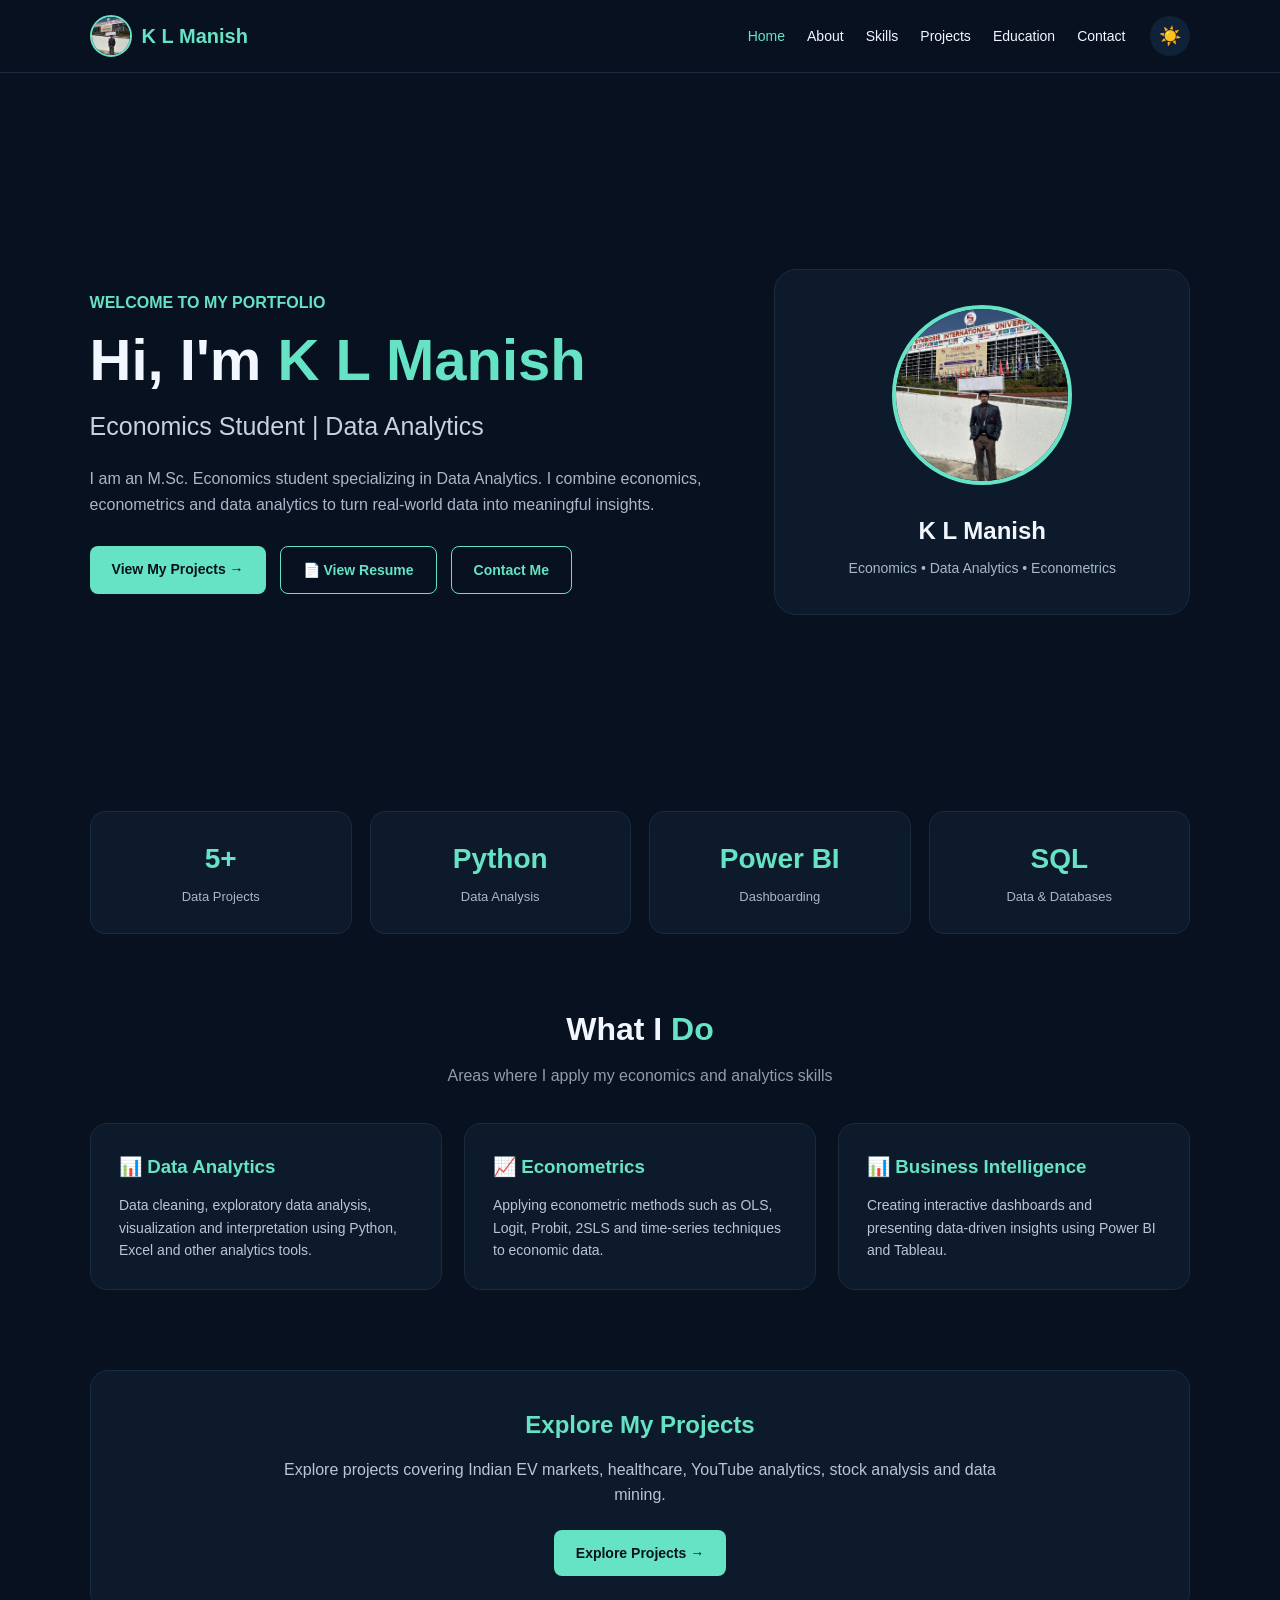
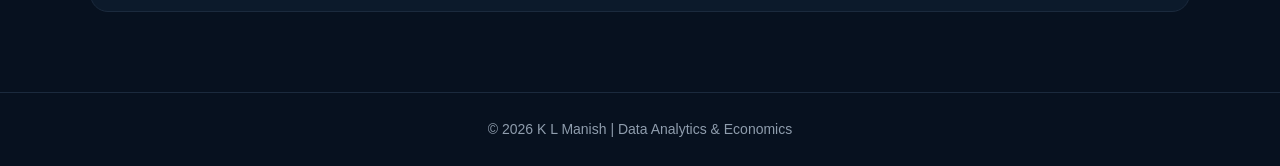
<file: index.html>
<!DOCTYPE html>
<html lang="en">
<head>
  <meta charset="UTF-8">
  <meta name="viewport" content="width=device-width, initial-scale=1.0">

  <title>K L Manish | Data Analytics Portfolio</title>

  <style>
    * {
      margin: 0;
      padding: 0;
      box-sizing: border-box;
      font-family: Arial, Helvetica, sans-serif;
    }

    html {
      scroll-behavior: smooth;
    }

    body {
      background: #07111f;
      color: #f2f7ff;
      line-height: 1.6;
      transition: 0.3s ease;
    }

    /* NAVBAR */
    nav {
      width: 100%;
      padding: 15px 7%;
      display: flex;
      justify-content: space-between;
      align-items: center;
      background: #07111f;
      border-bottom: 1px solid #1b2a3d;
      position: sticky;
      top: 0;
      z-index: 1000;
    }

    .logo {
      display: flex;
      align-items: center;
      gap: 10px;
      font-size: 20px;
      font-weight: bold;
      color: #66e3c4;
    }

    .logo img {
      width: 42px;
      height: 42px;
      border-radius: 50%;
      object-fit: cover;
      border: 2px solid #66e3c4;
    }

    .nav-right {
      display: flex;
      align-items: center;
      gap: 25px;
    }

    .nav-links {
      display: flex;
      gap: 22px;
      align-items: center;
    }

    .nav-links a {
      text-decoration: none;
      color: #f2f7ff;
      font-size: 14px;
      transition: 0.3s;
    }

    .nav-links a:hover {
      color: #66e3c4;
    }

    .nav-links .active {
      color: #66e3c4;
    }

    #themeToggle {
      border: none;
      background: #102238;
      color: white;
      width: 40px;
      height: 40px;
      border-radius: 50%;
      cursor: pointer;
      font-size: 18px;
    }

    /* HERO */
    .hero {
      min-height: 82vh;
      width: 86%;
      max-width: 1150px;
      margin: auto;
      display: grid;
      grid-template-columns: 1.2fr 0.8fr;
      align-items: center;
      gap: 60px;
      padding: 70px 0;
    }

    .hero-text .small-title {
      color: #66e3c4;
      font-size: 16px;
      font-weight: bold;
      margin-bottom: 12px;
    }

    .hero-text h1 {
      font-size: 58px;
      line-height: 1.1;
      margin-bottom: 15px;
    }

    .hero-text h1 span {
      color: #66e3c4;
    }

    .hero-text h2 {
      font-size: 25px;
      font-weight: normal;
      color: #c7d2df;
      margin-bottom: 20px;
    }

    .hero-text p {
      color: #a9b7c8;
      max-width: 650px;
      font-size: 16px;
      margin-bottom: 28px;
    }

    /* BUTTONS */
    .buttons {
      display: flex;
      gap: 14px;
      flex-wrap: wrap;
    }

    .btn {
      display: inline-block;
      padding: 12px 22px;
      border-radius: 8px;
      text-decoration: none;
      font-weight: bold;
      font-size: 14px;
      transition: 0.3s;
    }

    .primary-btn {
      background: #66e3c4;
      color: #07111f;
    }

    .secondary-btn {
      border: 1px solid #66e3c4;
      color: #66e3c4;
    }

    .btn:hover {
      transform: translateY(-3px);
    }

    /* PROFILE CARD */
    .profile-card {
      background: #0c1a2b;
      border: 1px solid #1b2a3d;
      border-radius: 22px;
      padding: 35px;
      text-align: center;
      transition: 0.3s;
    }

    .profile-card:hover {
      border-color: #66e3c4;
      transform: translateY(-5px);
    }

    .profile-card img {
      width: 180px;
      height: 180px;
      border-radius: 50%;
      object-fit: cover;
      border: 4px solid #66e3c4;
      margin-bottom: 20px;
    }

    .profile-card h2 {
      font-size: 24px;
      margin-bottom: 6px;
    }

    .profile-card p {
      color: #a9b7c8;
      font-size: 14px;
    }

    /* STATS */
    .stats {
      width: 86%;
      max-width: 1100px;
      margin: 0 auto 70px;
      display: grid;
      grid-template-columns: repeat(4, 1fr);
      gap: 18px;
    }

    .stat-card {
      background: #0c1a2b;
      border: 1px solid #1b2a3d;
      border-radius: 15px;
      padding: 25px;
      text-align: center;
    }

    .stat-card h2 {
      color: #66e3c4;
      font-size: 28px;
      margin-bottom: 5px;
    }

    .stat-card p {
      color: #a9b7c8;
      font-size: 13px;
    }

    /* WHAT I DO */
    .section {
      width: 86%;
      max-width: 1100px;
      margin: 0 auto 80px;
    }

    .section-title {
      text-align: center;
      margin-bottom: 35px;
    }

    .section-title h2 {
      font-size: 32px;
      margin-bottom: 8px;
    }

    .section-title span {
      color: #66e3c4;
    }

    .section-title p {
      color: #8f9dad;
    }

    .service-grid {
      display: grid;
      grid-template-columns: repeat(3, 1fr);
      gap: 22px;
    }

    .service-card {
      background: #0c1a2b;
      border: 1px solid #1b2a3d;
      border-radius: 17px;
      padding: 28px;
      transition: 0.3s;
    }

    .service-card:hover {
      transform: translateY(-6px);
      border-color: #66e3c4;
    }

    .service-card h3 {
      color: #66e3c4;
      margin-bottom: 12px;
    }

    .service-card p {
      color: #b9c6d5;
      font-size: 14px;
    }

    /* PROJECT PREVIEW */
    .project-preview {
      background: #0c1a2b;
      border: 1px solid #1b2a3d;
      border-radius: 18px;
      padding: 35px;
      text-align: center;
    }

    .project-preview h2 {
      color: #66e3c4;
      margin-bottom: 12px;
    }

    .project-preview p {
      color: #b9c6d5;
      max-width: 750px;
      margin: 0 auto 22px;
    }

    /* FOOTER */
    footer {
      text-align: center;
      padding: 25px;
      border-top: 1px solid #1b2a3d;
      color: #8f9dad;
      font-size: 14px;
    }

    /* LIGHT MODE */
    body.light-mode {
      background: #f4f7fb;
      color: #172033;
    }

    body.light-mode nav {
      background: #ffffff;
      border-color: #dfe5ec;
    }

    body.light-mode .nav-links a {
      color: #172033;
    }

    body.light-mode .nav-links a:hover,
    body.light-mode .nav-links .active {
      color: #159f82;
    }

    body.light-mode .logo {
      color: #159f82;
    }

    body.light-mode .logo img {
      border-color: #159f82;
    }

    body.light-mode #themeToggle {
      background: #e7edf3;
      color: #172033;
    }

    body.light-mode .hero-text h2 {
      color: #435064;
    }

    body.light-mode .hero-text p,
    body.light-mode .profile-card p,
    body.light-mode .stat-card p,
    body.light-mode .service-card p,
    body.light-mode .project-preview p {
      color: #536174;
    }

    body.light-mode .profile-card,
    body.light-mode .stat-card,
    body.light-mode .service-card,
    body.light-mode .project-preview {
      background: #ffffff;
      border-color: #dfe5ec;
    }

    body.light-mode .profile-card:hover,
    body.light-mode .service-card:hover {
      border-color: #159f82;
    }

    body.light-mode .primary-btn {
      background: #159f82;
      color: white;
    }

    body.light-mode .secondary-btn {
      border-color: #159f82;
      color: #159f82;
    }

    body.light-mode footer {
      border-color: #dfe5ec;
      color: #657083;
    }

    /* MOBILE */
    @media (max-width: 850px) {

      nav {
        padding: 14px 5%;
      }

      .nav-right {
        gap: 12px;
      }

      .nav-links {
        gap: 9px;
      }

      .nav-links a {
        font-size: 11px;
      }

      .logo span {
        display: none;
      }

      .logo img {
        width: 38px;
        height: 38px;
      }

      .hero {
        width: 90%;
        grid-template-columns: 1fr;
        text-align: center;
        gap: 40px;
        padding: 60px 0;
      }

      .hero-text p {
        margin-left: auto;
        margin-right: auto;
      }

      .buttons {
        justify-content: center;
      }

      .hero-text h1 {
        font-size: 42px;
      }

      .stats {
        width: 90%;
        grid-template-columns: repeat(2, 1fr);
      }

      .section {
        width: 90%;
      }

      .service-grid {
        grid-template-columns: 1fr;
      }
    }
  </style>
</head>

<body>

  <!-- NAVBAR -->
  <nav>

    <div class="logo">
      <img src="assets/profile.jpg" alt="K L Manish">
      <span>K L Manish</span>
    </div>

    <div class="nav-right">

      <div class="nav-links">
        <a href="index.html" class="active">Home</a>
        <a href="about.html">About</a>
        <a href="skills.html">Skills</a>
        <a href="projects.html">Projects</a>
        <a href="education.html">Education</a>
        <a href="contact.html">Contact</a>
      </div>

      <button id="themeToggle" onclick="toggleTheme()">☀️</button>

    </div>

  </nav>


  <!-- HERO -->
  <section class="hero">

    <div class="hero-text">

      <div class="small-title">
        WELCOME TO MY PORTFOLIO
      </div>

      <h1>
        Hi, I'm <span>K L Manish</span>
      </h1>

      <h2>
        Economics Student | Data Analytics
      </h2>

      <p>
        I am an M.Sc. Economics student specializing in Data Analytics.
        I combine economics, econometrics and data analytics to turn
        real-world data into meaningful insights.
      </p>

      <div class="buttons">

        <a href="projects.html" class="btn primary-btn">
          View My Projects →
        </a>

        <a href="assets/resume.pdf" target="_blank" class="btn secondary-btn">
          📄 View Resume
        </a>

        <a href="contact.html" class="btn secondary-btn">
          Contact Me
        </a>

      </div>

    </div>


    <!-- PROFILE -->
    <div class="profile-card">

      <img src="assets/profile.jpg" alt="K L Manish">

      <h2>K L Manish</h2>

      <p>
        Economics • Data Analytics • Econometrics
      </p>

    </div>

  </section>


  <!-- STATS -->
  <section class="stats">

    <div class="stat-card">
      <h2>5+</h2>
      <p>Data Projects</p>
    </div>

    <div class="stat-card">
      <h2>Python</h2>
      <p>Data Analysis</p>
    </div>

    <div class="stat-card">
      <h2>Power BI</h2>
      <p>Dashboarding</p>
    </div>

    <div class="stat-card">
      <h2>SQL</h2>
      <p>Data & Databases</p>
    </div>

  </section>


  <!-- WHAT I DO -->
  <section class="section">

    <div class="section-title">

      <h2>What I <span>Do</span></h2>

      <p>
        Areas where I apply my economics and analytics skills
      </p>

    </div>


    <div class="service-grid">

      <div class="service-card">

        <h3>📊 Data Analytics</h3>

        <p>
          Data cleaning, exploratory data analysis, visualization
          and interpretation using Python, Excel and other analytics tools.
        </p>

      </div>


      <div class="service-card">

        <h3>📈 Econometrics</h3>

        <p>
          Applying econometric methods such as OLS, Logit, Probit,
          2SLS and time-series techniques to economic data.
        </p>

      </div>


      <div class="service-card">

        <h3>📊 Business Intelligence</h3>

        <p>
          Creating interactive dashboards and presenting data-driven
          insights using Power BI and Tableau.
        </p>

      </div>

    </div>

  </section>


  <!-- PROJECT PREVIEW -->
  <section class="section">

    <div class="project-preview">

      <h2>Explore My Projects</h2>

      <p>
        Explore projects covering Indian EV markets, healthcare,
        YouTube analytics, stock analysis and data mining.
      </p>

      <a href="projects.html" class="btn primary-btn">
        Explore Projects →
      </a>

    </div>

  </section>


  <!-- FOOTER -->
  <footer>
    © 2026 K L Manish | Data Analytics & Economics
  </footer>


  <!-- THEME SCRIPT -->
  <script>

    const themeToggle = document.getElementById("themeToggle");

    function applyTheme(theme) {

      if (theme === "light") {
        document.body.classList.add("light-mode");
        themeToggle.textContent = "🌙";
      } else {
        document.body.classList.remove("light-mode");
        themeToggle.textContent = "☀️";
      }

    }

    function toggleTheme() {

      const currentTheme =
        localStorage.getItem("theme") || "dark";

      const newTheme =
        currentTheme === "dark" ? "light" : "dark";

      localStorage.setItem("theme", newTheme);

      applyTheme(newTheme);

    }

    const savedTheme =
      localStorage.getItem("theme") || "dark";

    applyTheme(savedTheme);

  </script>

</body>
</html>
</file>
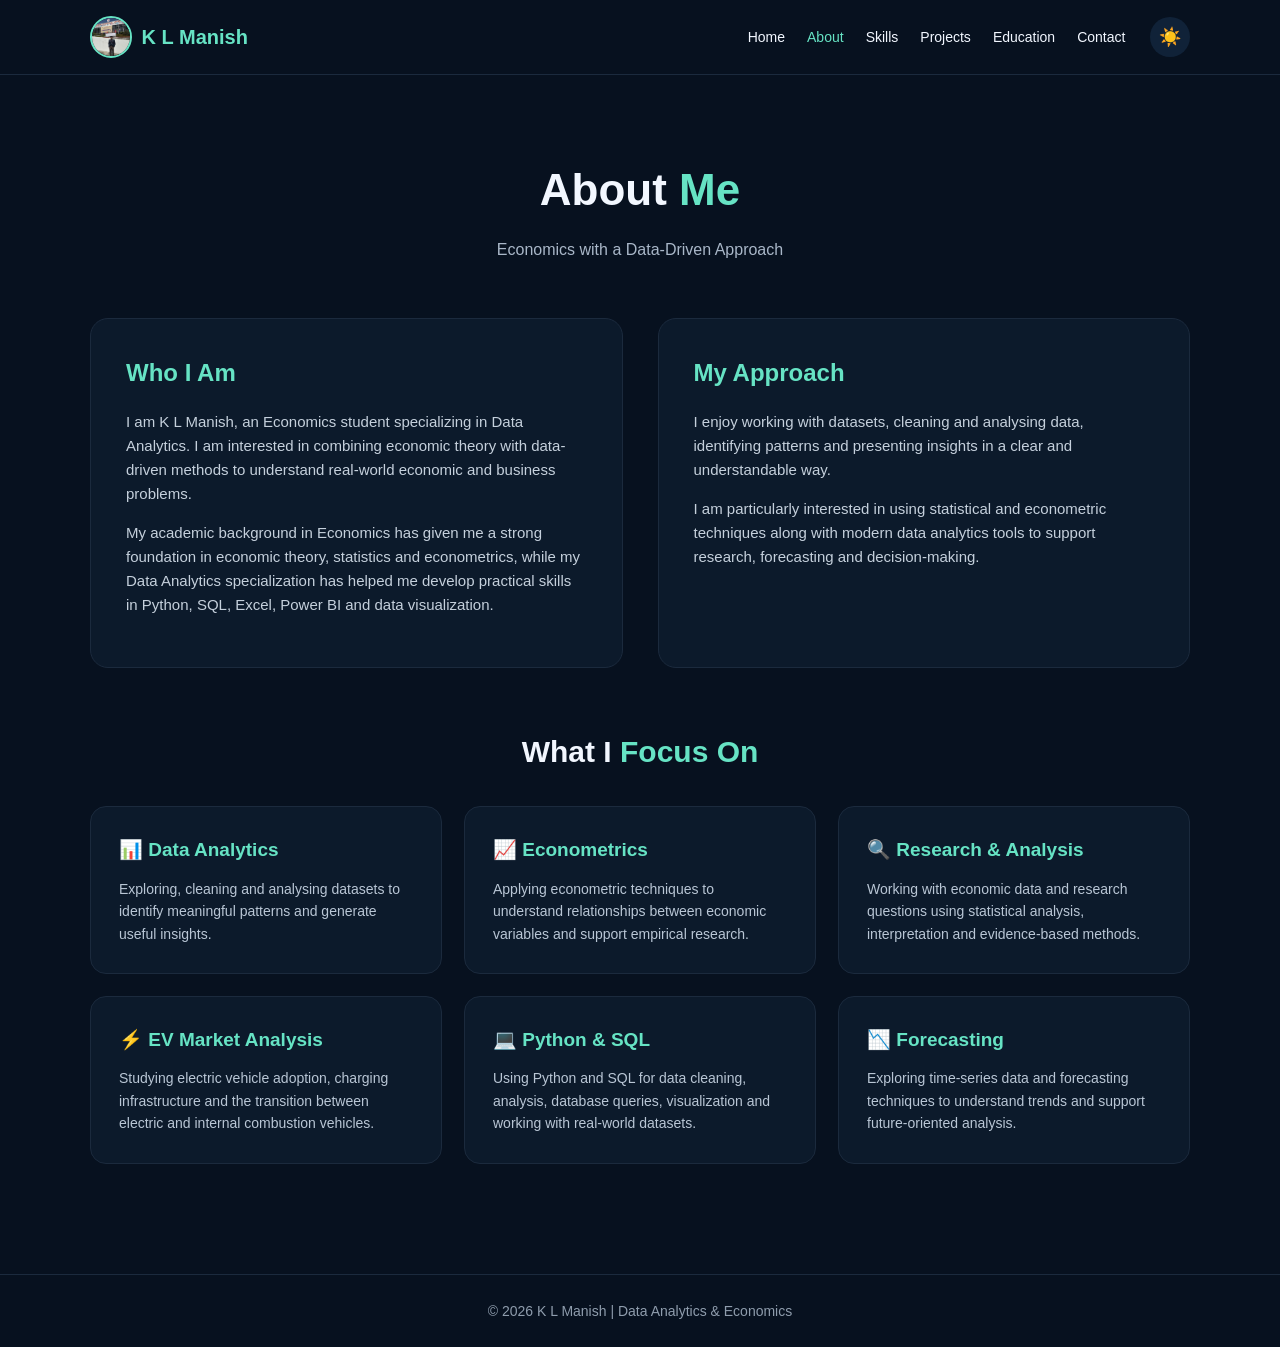
<file: about.html>
<!DOCTYPE html>
<html lang="en">
<head>
  <meta charset="UTF-8">
  <meta name="viewport" content="width=device-width, initial-scale=1.0">

  <title>About | K L Manish</title>

  <style>
    * {
      margin: 0;
      padding: 0;
      box-sizing: border-box;
      font-family: Arial, Helvetica, sans-serif;
    }

    body {
      background: #07111f;
      color: #f2f7ff;
      line-height: 1.6;
      transition: 0.3s ease;
    }

    /* NAVBAR */
    nav {
      width: 100%;
      padding: 16px 7%;
      display: flex;
      justify-content: space-between;
      align-items: center;
      background: #07111f;
      border-bottom: 1px solid #1b2a3d;
      position: sticky;
      top: 0;
      z-index: 1000;
      transition: 0.3s ease;
    }

    .logo {
      display: flex;
      align-items: center;
      gap: 10px;
      font-size: 20px;
      font-weight: bold;
      color: #66e3c4;
    }

    .logo img {
      width: 42px;
      height: 42px;
      border-radius: 50%;
      object-fit: cover;
      border: 2px solid #66e3c4;
    }

    .nav-right {
      display: flex;
      align-items: center;
      gap: 25px;
    }

    .nav-links {
      display: flex;
      gap: 22px;
      align-items: center;
    }

    .nav-links a {
      text-decoration: none;
      color: #f2f7ff;
      font-size: 14px;
      transition: 0.3s;
    }

    .nav-links a:hover {
      color: #66e3c4;
    }

    .nav-links .active {
      color: #66e3c4;
    }

    /* THEME BUTTON */
    #themeToggle {
      border: none;
      background: #102238;
      color: #ffffff;
      width: 40px;
      height: 40px;
      border-radius: 50%;
      cursor: pointer;
      font-size: 18px;
      transition: 0.3s;
    }

    #themeToggle:hover {
      transform: scale(1.08);
    }

    /* MAIN */
    .container {
      width: 86%;
      max-width: 1100px;
      margin: auto;
      padding: 80px 0;
    }

    .page-title {
      text-align: center;
      margin-bottom: 55px;
    }

    .page-title h1 {
      font-size: 44px;
      margin-bottom: 12px;
    }

    .page-title span {
      color: #66e3c4;
    }

    .page-title p {
      color: #a9b7c8;
      font-size: 16px;
    }

    /* ABOUT */
    .about-section {
      display: grid;
      grid-template-columns: 1fr 1fr;
      gap: 35px;
      margin-bottom: 60px;
    }

    .about-card {
      background: #0c1a2b;
      padding: 35px;
      border-radius: 18px;
      border: 1px solid #1b2a3d;
      transition: 0.3s ease;
    }

    .about-card:hover {
      transform: translateY(-5px);
      border-color: #66e3c4;
    }

    .about-card h2 {
      color: #66e3c4;
      margin-bottom: 18px;
      font-size: 24px;
    }

    .about-card p {
      color: #c5d0dc;
      font-size: 15px;
      margin-bottom: 15px;
    }

    /* FOCUS */
    .focus-section {
      margin-top: 20px;
    }

    .focus-section h2 {
      text-align: center;
      font-size: 30px;
      margin-bottom: 30px;
    }

    .focus-grid {
      display: grid;
      grid-template-columns: repeat(3, 1fr);
      gap: 22px;
    }

    .focus-card {
      background: #0c1a2b;
      padding: 28px;
      border-radius: 16px;
      border: 1px solid #1b2a3d;
      transition: 0.3s ease;
    }

    .focus-card:hover {
      transform: translateY(-5px);
      border-color: #66e3c4;
    }

    .focus-card h3 {
      color: #66e3c4;
      margin-bottom: 12px;
      font-size: 19px;
    }

    .focus-card p {
      color: #b9c6d5;
      font-size: 14px;
    }

    /* FOOTER */
    footer {
      text-align: center;
      padding: 25px;
      margin-top: 30px;
      border-top: 1px solid #1b2a3d;
      color: #8f9dad;
      font-size: 14px;
    }

    /* LIGHT MODE */
    body.light-mode {
      background: #f4f7fb;
      color: #172033;
    }

    body.light-mode nav {
      background: #ffffff;
      border-bottom: 1px solid #dfe5ec;
    }

    body.light-mode .nav-links a {
      color: #172033;
    }

    body.light-mode .nav-links a:hover,
    body.light-mode .nav-links .active {
      color: #159f82;
    }

    body.light-mode .logo {
      color: #159f82;
    }

    body.light-mode .logo img {
      border-color: #159f82;
    }

    body.light-mode #themeToggle {
      background: #e7edf3;
      color: #172033;
    }

    body.light-mode .page-title p {
      color: #657083;
    }

    body.light-mode .about-card,
    body.light-mode .focus-card {
      background: #ffffff;
      border-color: #dfe5ec;
    }

    body.light-mode .about-card:hover,
    body.light-mode .focus-card:hover {
      border-color: #159f82;
    }

    body.light-mode .about-card h2,
    body.light-mode .focus-card h3 {
      color: #159f82;
    }

    body.light-mode .about-card p,
    body.light-mode .focus-card p {
      color: #536174;
    }

    body.light-mode footer {
      border-color: #dfe5ec;
      color: #657083;
    }

    /* MOBILE */
    @media (max-width: 800px) {

      nav {
        padding: 14px 5%;
      }

      .nav-right {
        gap: 12px;
      }

      .nav-links {
        gap: 10px;
      }

      .nav-links a {
        font-size: 12px;
      }

      .logo span {
        display: none;
      }

      .logo img {
        width: 38px;
        height: 38px;
      }

      .container {
        width: 90%;
        padding: 55px 0;
      }

      .page-title h1 {
        font-size: 34px;
      }

      .about-section {
        grid-template-columns: 1fr;
      }

      .focus-grid {
        grid-template-columns: 1fr;
      }
    }
  </style>
</head>

<body>

  <!-- NAVBAR -->
  <nav>

    <div class="logo">
      <img src="assets/profile.jpg" alt="K L Manish">
      <span>K L Manish</span>
    </div>

    <div class="nav-right">

      <div class="nav-links">
        <a href="index.html">Home</a>
        <a href="about.html" class="active">About</a>
        <a href="skills.html">Skills</a>
        <a href="projects.html">Projects</a>
        <a href="education.html">Education</a>
        <a href="contact.html">Contact</a>
      </div>

      <button id="themeToggle" onclick="toggleTheme()">☀️</button>

    </div>

  </nav>


  <!-- MAIN CONTENT -->
  <main class="container">

    <div class="page-title">
      <h1>About <span>Me</span></h1>
      <p>Economics with a Data-Driven Approach</p>
    </div>


    <!-- ABOUT CARDS -->
    <section class="about-section">

      <div class="about-card">
        <h2>Who I Am</h2>

        <p>
          I am K L Manish, an Economics student specializing in Data Analytics.
          I am interested in combining economic theory with data-driven methods
          to understand real-world economic and business problems.
        </p>

        <p>
          My academic background in Economics has given me a strong foundation
          in economic theory, statistics and econometrics, while my Data Analytics
          specialization has helped me develop practical skills in Python, SQL,
          Excel, Power BI and data visualization.
        </p>

      </div>


      <div class="about-card">
        <h2>My Approach</h2>

        <p>
          I enjoy working with datasets, cleaning and analysing data, identifying
          patterns and presenting insights in a clear and understandable way.
        </p>

        <p>
          I am particularly interested in using statistical and econometric
          techniques along with modern data analytics tools to support
          research, forecasting and decision-making.
        </p>

      </div>

    </section>


    <!-- FOCUS -->
    <section class="focus-section">

      <h2>What I <span style="color:#66e3c4;">Focus On</span></h2>

      <div class="focus-grid">

        <div class="focus-card">
          <h3>📊 Data Analytics</h3>
          <p>
            Exploring, cleaning and analysing datasets to identify meaningful
            patterns and generate useful insights.
          </p>
        </div>


        <div class="focus-card">
          <h3>📈 Econometrics</h3>
          <p>
            Applying econometric techniques to understand relationships between
            economic variables and support empirical research.
          </p>
        </div>


        <div class="focus-card">
          <h3>🔍 Research & Analysis</h3>
          <p>
            Working with economic data and research questions using statistical
            analysis, interpretation and evidence-based methods.
          </p>
        </div>


        <div class="focus-card">
          <h3>⚡ EV Market Analysis</h3>
          <p>
            Studying electric vehicle adoption, charging infrastructure and
            the transition between electric and internal combustion vehicles.
          </p>
        </div>


        <div class="focus-card">
          <h3>💻 Python & SQL</h3>
          <p>
            Using Python and SQL for data cleaning, analysis, database queries,
            visualization and working with real-world datasets.
          </p>
        </div>


        <div class="focus-card">
          <h3>📉 Forecasting</h3>
          <p>
            Exploring time-series data and forecasting techniques to understand
            trends and support future-oriented analysis.
          </p>
        </div>

      </div>

    </section>

  </main>


  <!-- FOOTER -->
  <footer>
    © 2026 K L Manish | Data Analytics & Economics
  </footer>


  <!-- THEME SCRIPT -->
  <script>

    const themeToggle = document.getElementById("themeToggle");

    function applyTheme(theme) {

      if (theme === "light") {

        document.body.classList.add("light-mode");

        themeToggle.textContent = "🌙";

      } else {

        document.body.classList.remove("light-mode");

        themeToggle.textContent = "☀️";

      }

    }


    function toggleTheme() {

      const currentTheme =
        localStorage.getItem("theme") || "dark";

      const newTheme =
        currentTheme === "dark" ? "light" : "dark";

      localStorage.setItem("theme", newTheme);

      applyTheme(newTheme);

    }


    const savedTheme =
      localStorage.getItem("theme") || "dark";

    applyTheme(savedTheme);

  </script>

</body>
</html>
</file>
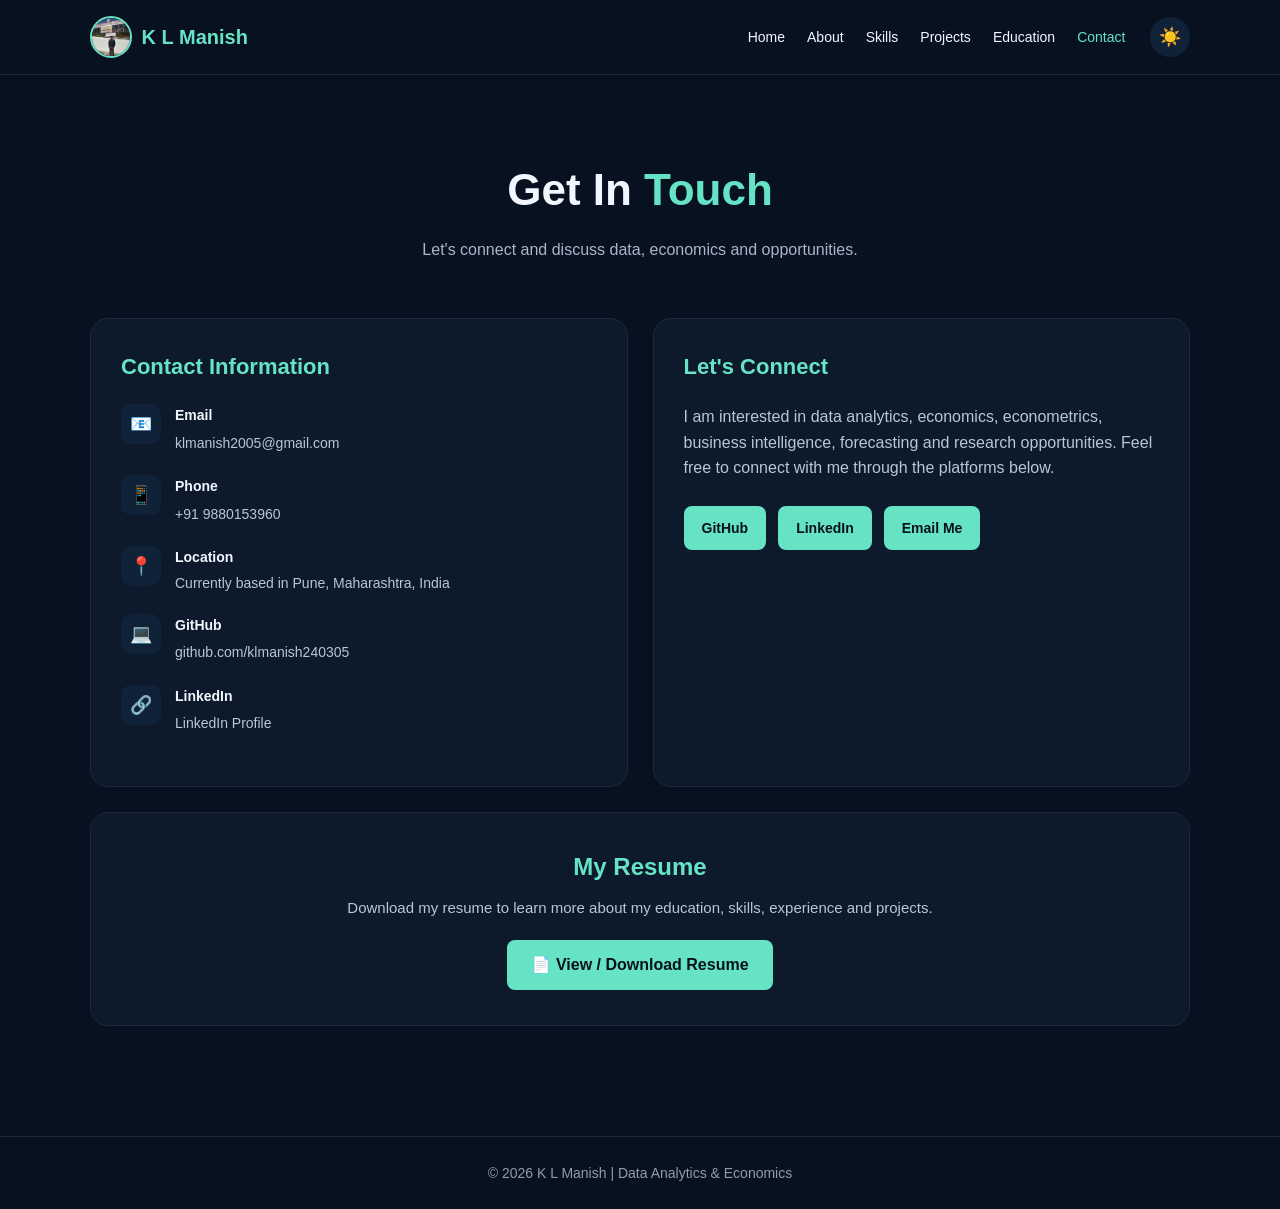
<file: contact.html>
<!DOCTYPE html>
<html lang="en">
<head>
  <meta charset="UTF-8">
  <meta name="viewport" content="width=device-width, initial-scale=1.0">

  <title>Contact | K L Manish</title>

  <style>
    * {
      margin: 0;
      padding: 0;
      box-sizing: border-box;
      font-family: Arial, Helvetica, sans-serif;
    }

    body {
      background: #07111f;
      color: #f2f7ff;
      line-height: 1.6;
      transition: 0.3s ease;
    }

    /* NAVBAR */
    nav {
      width: 100%;
      padding: 16px 7%;
      display: flex;
      justify-content: space-between;
      align-items: center;
      background: #07111f;
      border-bottom: 1px solid #1b2a3d;
      position: sticky;
      top: 0;
      z-index: 1000;
      transition: 0.3s ease;
    }

    .logo {
      display: flex;
      align-items: center;
      gap: 10px;
      font-size: 20px;
      font-weight: bold;
      color: #66e3c4;
    }

    .logo img {
      width: 42px;
      height: 42px;
      border-radius: 50%;
      object-fit: cover;
      border: 2px solid #66e3c4;
    }

    .nav-right {
      display: flex;
      align-items: center;
      gap: 25px;
    }

    .nav-links {
      display: flex;
      gap: 22px;
      align-items: center;
    }

    .nav-links a {
      text-decoration: none;
      color: #f2f7ff;
      font-size: 14px;
      transition: 0.3s;
    }

    .nav-links a:hover {
      color: #66e3c4;
    }

    .nav-links .active {
      color: #66e3c4;
    }

    /* THEME BUTTON */
    #themeToggle {
      border: none;
      background: #102238;
      color: #ffffff;
      width: 40px;
      height: 40px;
      border-radius: 50%;
      cursor: pointer;
      font-size: 18px;
      transition: 0.3s;
    }

    #themeToggle:hover {
      transform: scale(1.08);
    }

    /* MAIN */
    .container {
      width: 86%;
      max-width: 1100px;
      margin: auto;
      padding: 80px 0;
    }

    .page-title {
      text-align: center;
      margin-bottom: 55px;
    }

    .page-title h1 {
      font-size: 44px;
      margin-bottom: 12px;
    }

    .page-title span {
      color: #66e3c4;
    }

    .page-title p {
      color: #a9b7c8;
      font-size: 16px;
    }

    /* CONTACT GRID */
    .contact-grid {
      display: grid;
      grid-template-columns: 1fr 1fr;
      gap: 25px;
    }

    .contact-card {
      background: #0c1a2b;
      border: 1px solid #1b2a3d;
      border-radius: 18px;
      padding: 30px;
      transition: 0.3s ease;
    }

    .contact-card:hover {
      transform: translateY(-5px);
      border-color: #66e3c4;
    }

    .contact-card h2 {
      color: #66e3c4;
      font-size: 22px;
      margin-bottom: 20px;
    }

    .contact-item {
      display: flex;
      align-items: flex-start;
      gap: 14px;
      margin-bottom: 20px;
    }

    .contact-icon {
      width: 40px;
      height: 40px;
      min-width: 40px;
      display: flex;
      align-items: center;
      justify-content: center;
      background: #102238;
      border-radius: 10px;
      font-size: 18px;
    }

    .contact-item h3 {
      font-size: 14px;
      margin-bottom: 3px;
    }

    .contact-item p,
    .contact-item a {
      color: #b9c6d5;
      font-size: 14px;
      text-decoration: none;
      word-break: break-word;
    }

    .contact-item a:hover {
      color: #66e3c4;
    }

    /* SOCIAL BUTTONS */
    .social-links {
      display: flex;
      flex-wrap: wrap;
      gap: 12px;
      margin-top: 10px;
    }

    .social-btn {
      display: inline-block;
      padding: 11px 18px;
      border-radius: 8px;
      background: #66e3c4;
      color: #07111f;
      text-decoration: none;
      font-weight: bold;
      font-size: 14px;
      transition: 0.3s ease;
    }

    .social-btn:hover {
      transform: translateY(-2px);
      opacity: 0.9;
    }

    /* RESUME */
    .resume-section {
      margin-top: 25px;
      text-align: center;
      background: #0c1a2b;
      border: 1px solid #1b2a3d;
      border-radius: 18px;
      padding: 35px;
    }

    .resume-section h2 {
      color: #66e3c4;
      margin-bottom: 10px;
    }

    .resume-section p {
      color: #b9c6d5;
      margin-bottom: 20px;
      font-size: 15px;
    }

    .resume-btn {
      display: inline-block;
      padding: 12px 24px;
      background: #66e3c4;
      color: #07111f;
      text-decoration: none;
      border-radius: 8px;
      font-weight: bold;
      transition: 0.3s ease;
    }

    .resume-btn:hover {
      transform: translateY(-2px);
      opacity: 0.9;
    }

    /* FOOTER */
    footer {
      text-align: center;
      padding: 25px;
      margin-top: 30px;
      border-top: 1px solid #1b2a3d;
      color: #8f9dad;
      font-size: 14px;
    }

    /* LIGHT MODE */
    body.light-mode {
      background: #f4f7fb;
      color: #172033;
    }

    body.light-mode nav {
      background: #ffffff;
      border-bottom: 1px solid #dfe5ec;
    }

    body.light-mode .nav-links a {
      color: #172033;
    }

    body.light-mode .nav-links a:hover,
    body.light-mode .nav-links .active {
      color: #159f82;
    }

    body.light-mode .logo {
      color: #159f82;
    }

    body.light-mode .logo img {
      border-color: #159f82;
    }

    body.light-mode #themeToggle {
      background: #e7edf3;
      color: #172033;
    }

    body.light-mode .page-title p {
      color: #657083;
    }

    body.light-mode .contact-card,
    body.light-mode .resume-section {
      background: #ffffff;
      border-color: #dfe5ec;
    }

    body.light-mode .contact-card:hover {
      border-color: #159f82;
    }

    body.light-mode .contact-card h2,
    body.light-mode .resume-section h2 {
      color: #159f82;
    }

    body.light-mode .contact-icon {
      background: #eef3f7;
    }

    body.light-mode .contact-item p,
    body.light-mode .contact-item a,
    body.light-mode .resume-section p {
      color: #536174;
    }

    body.light-mode .contact-item a:hover {
      color: #159f82;
    }

    body.light-mode .social-btn,
    body.light-mode .resume-btn {
      background: #159f82;
      color: #ffffff;
    }

    body.light-mode footer {
      border-color: #dfe5ec;
      color: #657083;
    }

    /* MOBILE */
    @media (max-width: 800px) {

      nav {
        padding: 14px 5%;
      }

      .nav-right {
        gap: 12px;
      }

      .nav-links {
        gap: 10px;
      }

      .nav-links a {
        font-size: 12px;
      }

      .logo span {
        display: none;
      }

      .logo img {
        width: 38px;
        height: 38px;
      }

      .container {
        width: 90%;
        padding: 55px 0;
      }

      .page-title h1 {
        font-size: 34px;
      }

      .contact-grid {
        grid-template-columns: 1fr;
      }
    }
  </style>
</head>

<body>

  <!-- NAVBAR -->
  <nav>

    <div class="logo">
      <img src="assets/profile.jpg" alt="K L Manish">
      <span>K L Manish</span>
    </div>

    <div class="nav-right">

      <div class="nav-links">
        <a href="index.html">Home</a>
        <a href="about.html">About</a>
        <a href="skills.html">Skills</a>
        <a href="projects.html">Projects</a>
        <a href="education.html">Education</a>
        <a href="contact.html" class="active">Contact</a>
      </div>

      <button id="themeToggle" onclick="toggleTheme()">☀️</button>

    </div>

  </nav>


  <!-- MAIN -->
  <main class="container">

    <div class="page-title">
      <h1>Get In <span>Touch</span></h1>
      <p>Let's connect and discuss data, economics and opportunities.</p>
    </div>


    <!-- CONTACT INFORMATION -->
    <section class="contact-grid">


      <!-- CONTACT DETAILS -->
      <div class="contact-card">

        <h2>Contact Information</h2>


        <div class="contact-item">

          <div class="contact-icon">
            📧
          </div>

          <div>
            <h3>Email</h3>
            <a href="mailto:klmanish2005@gmail.com">
              klmanish2005@gmail.com
            </a>
          </div>

        </div>


        <div class="contact-item">

          <div class="contact-icon">
            📱
          </div>

          <div>
            <h3>Phone</h3>
            <a href="tel:+919880153960">
              +91 9880153960
            </a>
          </div>

        </div>


        <div class="contact-item">

          <div class="contact-icon">
            📍
          </div>

          <div>
            <h3>Location</h3>
            <p>
              Currently based in Pune, Maharashtra, India
            </p>
          </div>

        </div>


        <div class="contact-item">

          <div class="contact-icon">
            💻
          </div>

          <div>
            <h3>GitHub</h3>
            <a
              href="https://github.com/klmanish240305"
              target="_blank">
              github.com/klmanish240305
            </a>
          </div>

        </div>


        <div class="contact-item">

          <div class="contact-icon">
            🔗
          </div>

          <div>
            <h3>LinkedIn</h3>
            <a
              href="https://www.linkedin.com/in/k-l-manish-9b29602b8/"
              target="_blank">
              LinkedIn Profile
            </a>
          </div>

        </div>

      </div>


      <!-- CONNECT -->
      <div class="contact-card">

        <h2>Let's Connect</h2>

        <p style="color:#b9c6d5; margin-bottom:25px;">
          I am interested in data analytics, economics, econometrics,
          business intelligence, forecasting and research opportunities.
          Feel free to connect with me through the platforms below.
        </p>


        <div class="social-links">

          <a
            href="https://github.com/klmanish240305"
            target="_blank"
            class="social-btn">
            GitHub
          </a>

          <a
            href="https://www.linkedin.com/in/k-l-manish-9b29602b8/"
            target="_blank"
            class="social-btn">
            LinkedIn
          </a>

          <a
            href="mailto:klmanish2005@gmail.com"
            class="social-btn">
            Email Me
          </a>

        </div>

      </div>

    </section>


    <!-- RESUME -->
    <section class="resume-section">

      <h2>My Resume</h2>

      <p>
        Download my resume to learn more about my education,
        skills, experience and projects.
      </p>

      <a
        href="assets/resume.pdf"
        target="_blank"
        class="resume-btn">
        📄 View / Download Resume
      </a>

    </section>

  </main>


  <!-- FOOTER -->
  <footer>
    © 2026 K L Manish | Data Analytics & Economics
  </footer>


  <!-- THEME SCRIPT -->
  <script>

    const themeToggle = document.getElementById("themeToggle");

    function applyTheme(theme) {

      if (theme === "light") {

        document.body.classList.add("light-mode");

        themeToggle.textContent = "🌙";

      } else {

        document.body.classList.remove("light-mode");

        themeToggle.textContent = "☀️";

      }

    }


    function toggleTheme() {

      const currentTheme =
        localStorage.getItem("theme") || "dark";

      const newTheme =
        currentTheme === "dark" ? "light" : "dark";

      localStorage.setItem("theme", newTheme);

      applyTheme(newTheme);

    }


    const savedTheme =
      localStorage.getItem("theme") || "dark";

    applyTheme(savedTheme);

  </script>

</body>
</html>
</file>
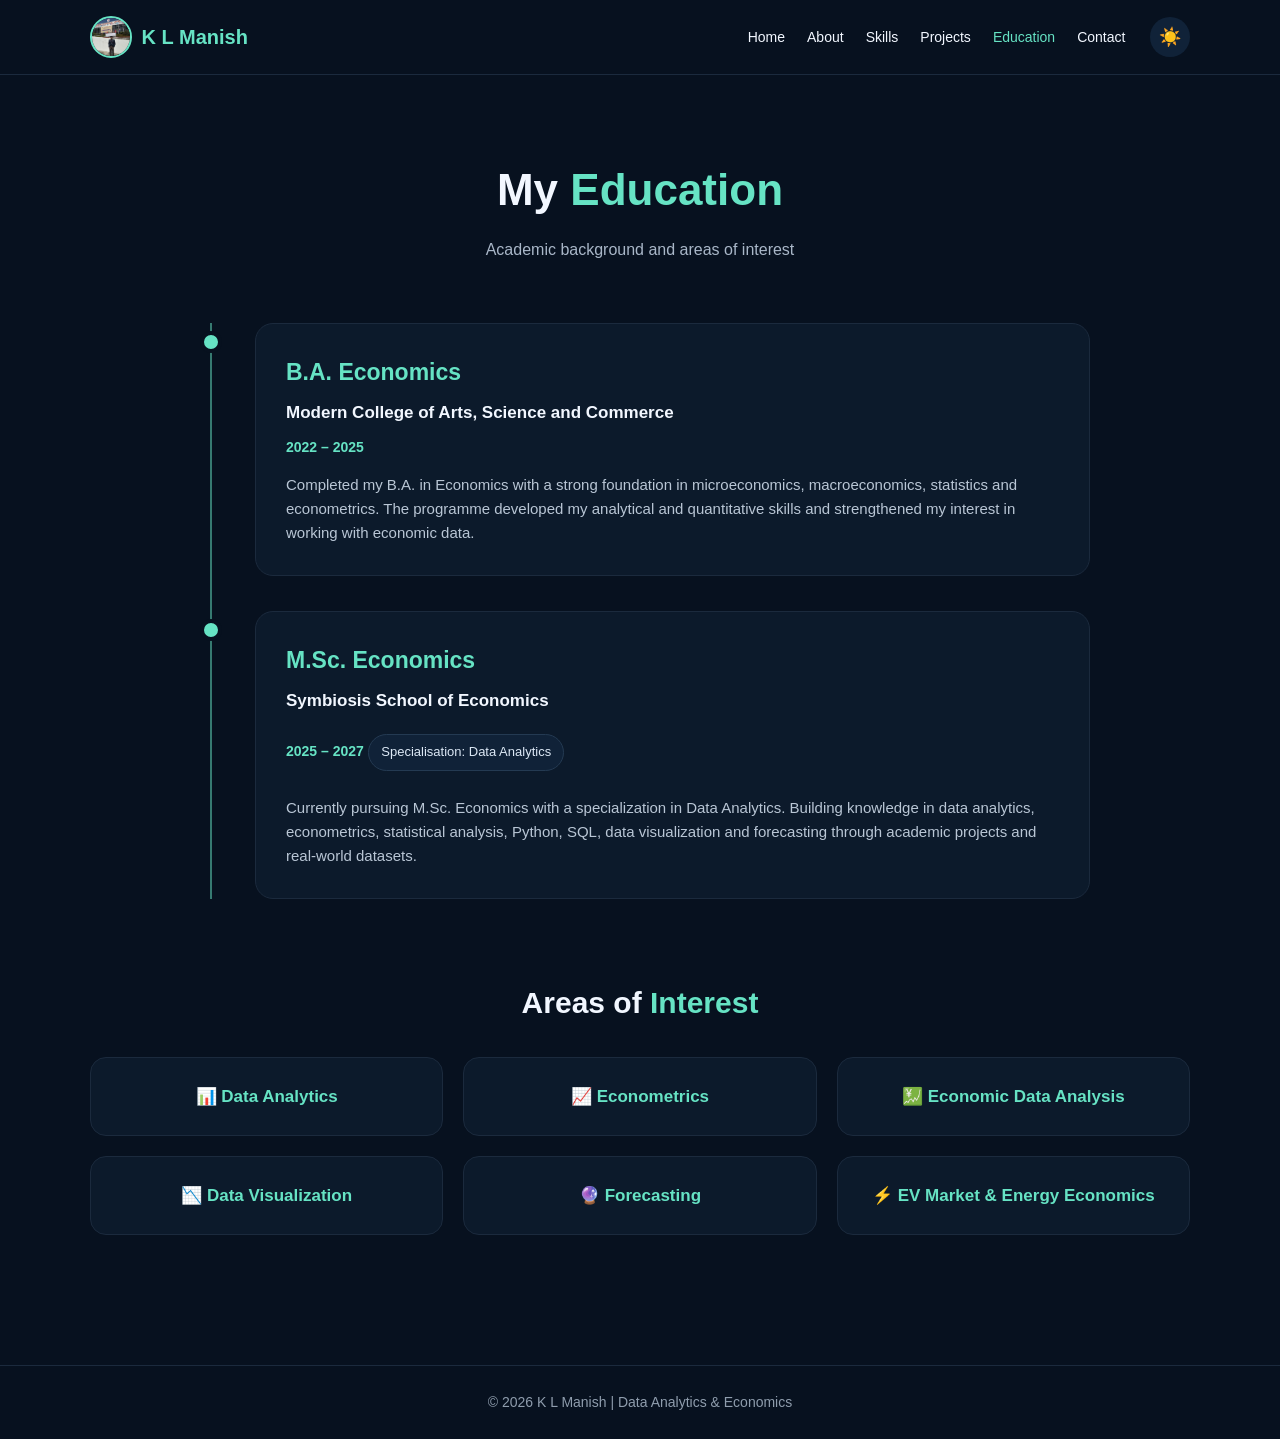
<file: education.html>
<!DOCTYPE html>
<html lang="en">
<head>
  <meta charset="UTF-8">
  <meta name="viewport" content="width=device-width, initial-scale=1.0">

  <title>Education | K L Manish</title>

  <style>
    * {
      margin: 0;
      padding: 0;
      box-sizing: border-box;
      font-family: Arial, Helvetica, sans-serif;
    }

    body {
      background: #07111f;
      color: #f2f7ff;
      line-height: 1.6;
      transition: 0.3s ease;
    }

    /* NAVBAR */
    nav {
      width: 100%;
      padding: 16px 7%;
      display: flex;
      justify-content: space-between;
      align-items: center;
      background: #07111f;
      border-bottom: 1px solid #1b2a3d;
      position: sticky;
      top: 0;
      z-index: 1000;
      transition: 0.3s ease;
    }

    .logo {
      display: flex;
      align-items: center;
      gap: 10px;
      font-size: 20px;
      font-weight: bold;
      color: #66e3c4;
    }

    .logo img {
      width: 42px;
      height: 42px;
      border-radius: 50%;
      object-fit: cover;
      border: 2px solid #66e3c4;
    }

    .nav-right {
      display: flex;
      align-items: center;
      gap: 25px;
    }

    .nav-links {
      display: flex;
      gap: 22px;
      align-items: center;
    }

    .nav-links a {
      text-decoration: none;
      color: #f2f7ff;
      font-size: 14px;
      transition: 0.3s;
    }

    .nav-links a:hover {
      color: #66e3c4;
    }

    .nav-links .active {
      color: #66e3c4;
    }

    /* THEME BUTTON */
    #themeToggle {
      border: none;
      background: #102238;
      color: #ffffff;
      width: 40px;
      height: 40px;
      border-radius: 50%;
      cursor: pointer;
      font-size: 18px;
      transition: 0.3s;
    }

    #themeToggle:hover {
      transform: scale(1.08);
    }

    /* MAIN */
    .container {
      width: 86%;
      max-width: 1100px;
      margin: auto;
      padding: 80px 0;
    }

    .page-title {
      text-align: center;
      margin-bottom: 60px;
    }

    .page-title h1 {
      font-size: 44px;
      margin-bottom: 12px;
    }

    .page-title span {
      color: #66e3c4;
    }

    .page-title p {
      color: #a9b7c8;
      font-size: 16px;
    }

    /* EDUCATION TIMELINE */
    .timeline {
      position: relative;
      max-width: 900px;
      margin: auto;
    }

    .timeline::before {
      content: "";
      position: absolute;
      left: 20px;
      top: 0;
      bottom: 0;
      width: 2px;
      background: #66e3c4;
      opacity: 0.5;
    }

    .timeline-item {
      position: relative;
      padding-left: 65px;
      margin-bottom: 35px;
    }

    .timeline-dot {
      position: absolute;
      left: 10px;
      top: 8px;
      width: 22px;
      height: 22px;
      border-radius: 50%;
      background: #66e3c4;
      border: 4px solid #07111f;
      z-index: 2;
    }

    .education-card {
      background: #0c1a2b;
      border: 1px solid #1b2a3d;
      border-radius: 18px;
      padding: 30px;
      transition: 0.3s ease;
    }

    .education-card:hover {
      transform: translateY(-5px);
      border-color: #66e3c4;
    }

    .education-card h2 {
      color: #66e3c4;
      font-size: 23px;
      margin-bottom: 8px;
    }

    .education-card h3 {
      font-size: 17px;
      margin-bottom: 8px;
    }

    .education-card .year {
      display: inline-block;
      color: #66e3c4;
      font-size: 14px;
      font-weight: bold;
      margin-bottom: 15px;
    }

    .education-card p {
      color: #b9c6d5;
      font-size: 15px;
    }

    .specialization {
      margin-top: 12px;
      display: inline-block;
      background: #102238;
      border: 1px solid #243a52;
      color: #dce8f5;
      padding: 7px 12px;
      border-radius: 20px;
      font-size: 13px;
    }

    /* INTERESTS */
    .interests-section {
      margin-top: 80px;
    }

    .section-title {
      text-align: center;
      font-size: 30px;
      margin-bottom: 30px;
    }

    .section-title span {
      color: #66e3c4;
    }

    .interest-grid {
      display: grid;
      grid-template-columns: repeat(3, 1fr);
      gap: 20px;
    }

    .interest-card {
      background: #0c1a2b;
      border: 1px solid #1b2a3d;
      border-radius: 16px;
      padding: 25px;
      text-align: center;
      transition: 0.3s ease;
    }

    .interest-card:hover {
      transform: translateY(-5px);
      border-color: #66e3c4;
    }

    .interest-card h3 {
      color: #66e3c4;
      font-size: 17px;
    }

    /* FOOTER */
    footer {
      text-align: center;
      padding: 25px;
      margin-top: 50px;
      border-top: 1px solid #1b2a3d;
      color: #8f9dad;
      font-size: 14px;
    }

    /* LIGHT MODE */
    body.light-mode {
      background: #f4f7fb;
      color: #172033;
    }

    body.light-mode nav {
      background: #ffffff;
      border-bottom: 1px solid #dfe5ec;
    }

    body.light-mode .nav-links a {
      color: #172033;
    }

    body.light-mode .nav-links a:hover,
    body.light-mode .nav-links .active {
      color: #159f82;
    }

    body.light-mode .logo {
      color: #159f82;
    }

    body.light-mode .logo img {
      border-color: #159f82;
    }

    body.light-mode #themeToggle {
      background: #e7edf3;
      color: #172033;
    }

    body.light-mode .page-title p {
      color: #657083;
    }

    body.light-mode .timeline::before {
      background: #159f82;
    }

    body.light-mode .timeline-dot {
      background: #159f82;
      border-color: #f4f7fb;
    }

    body.light-mode .education-card,
    body.light-mode .interest-card {
      background: #ffffff;
      border-color: #dfe5ec;
    }

    body.light-mode .education-card:hover,
    body.light-mode .interest-card:hover {
      border-color: #159f82;
    }

    body.light-mode .education-card h2,
    body.light-mode .education-card .year,
    body.light-mode .interest-card h3 {
      color: #159f82;
    }

    body.light-mode .education-card p {
      color: #536174;
    }

    body.light-mode .specialization {
      background: #eef3f7;
      border-color: #d8e0e8;
      color: #344054;
    }

    body.light-mode footer {
      border-color: #dfe5ec;
      color: #657083;
    }

    /* MOBILE */
    @media (max-width: 800px) {

      nav {
        padding: 14px 5%;
      }

      .nav-right {
        gap: 12px;
      }

      .nav-links {
        gap: 10px;
      }

      .nav-links a {
        font-size: 12px;
      }

      .logo span {
        display: none;
      }

      .logo img {
        width: 38px;
        height: 38px;
      }

      .container {
        width: 90%;
        padding: 55px 0;
      }

      .page-title h1 {
        font-size: 34px;
      }

      .timeline::before {
        left: 14px;
      }

      .timeline-item {
        padding-left: 45px;
      }

      .timeline-dot {
        left: 4px;
      }

      .interest-grid {
        grid-template-columns: 1fr;
      }
    }
  </style>
</head>

<body>

  <!-- NAVBAR -->
  <nav>

    <div class="logo">
      <img src="assets/profile.jpg" alt="K L Manish">
      <span>K L Manish</span>
    </div>

    <div class="nav-right">

      <div class="nav-links">
        <a href="index.html">Home</a>
        <a href="about.html">About</a>
        <a href="skills.html">Skills</a>
        <a href="projects.html">Projects</a>
        <a href="education.html" class="active">Education</a>
        <a href="contact.html">Contact</a>
      </div>

      <button id="themeToggle" onclick="toggleTheme()">☀️</button>

    </div>

  </nav>


  <!-- MAIN -->
  <main class="container">

    <div class="page-title">
      <h1>My <span>Education</span></h1>
      <p>Academic background and areas of interest</p>
    </div>


    <!-- EDUCATION -->
    <section class="timeline">


      <!-- B.A. -->
      <div class="timeline-item">

        <div class="timeline-dot"></div>

        <div class="education-card">

          <h2>B.A. Economics</h2>

          <h3>Modern College of Arts, Science and Commerce</h3>

          <div class="year">
            2022 – 2025
          </div>

          <p>
            Completed my B.A. in Economics with a strong foundation in
            microeconomics, macroeconomics, statistics and econometrics.
            The programme developed my analytical and quantitative skills
            and strengthened my interest in working with economic data.
          </p>

        </div>

      </div>


      <!-- M.SC. -->
      <div class="timeline-item">

        <div class="timeline-dot"></div>

        <div class="education-card">

          <h2>M.Sc. Economics</h2>

          <h3>Symbiosis School of Economics</h3>

          <div class="year">
            2025 – 2027
          </div>

          <div class="specialization">
            Specialisation: Data Analytics
          </div>

          <p style="margin-top: 18px;">
            Currently pursuing M.Sc. Economics with a specialization in
            Data Analytics. Building knowledge in data analytics,
            econometrics, statistical analysis, Python, SQL,
            data visualization and forecasting through academic projects
            and real-world datasets.
          </p>

        </div>

      </div>

    </section>


    <!-- AREAS OF INTEREST -->
    <section class="interests-section">

      <h2 class="section-title">
        Areas of <span>Interest</span>
      </h2>

      <div class="interest-grid">

        <div class="interest-card">
          <h3>📊 Data Analytics</h3>
        </div>

        <div class="interest-card">
          <h3>📈 Econometrics</h3>
        </div>

        <div class="interest-card">
          <h3>💹 Economic Data Analysis</h3>
        </div>

        <div class="interest-card">
          <h3>📉 Data Visualization</h3>
        </div>

        <div class="interest-card">
          <h3>🔮 Forecasting</h3>
        </div>

        <div class="interest-card">
          <h3>⚡ EV Market & Energy Economics</h3>
        </div>

      </div>

    </section>

  </main>


  <!-- FOOTER -->
  <footer>
    © 2026 K L Manish | Data Analytics & Economics
  </footer>


  <!-- THEME SCRIPT -->
  <script>

    const themeToggle = document.getElementById("themeToggle");

    function applyTheme(theme) {

      if (theme === "light") {

        document.body.classList.add("light-mode");

        themeToggle.textContent = "🌙";

      } else {

        document.body.classList.remove("light-mode");

        themeToggle.textContent = "☀️";

      }

    }


    function toggleTheme() {

      const currentTheme =
        localStorage.getItem("theme") || "dark";

      const newTheme =
        currentTheme === "dark" ? "light" : "dark";

      localStorage.setItem("theme", newTheme);

      applyTheme(newTheme);

    }


    const savedTheme =
      localStorage.getItem("theme") || "dark";

    applyTheme(savedTheme);

  </script>

</body>
</html>
</file>
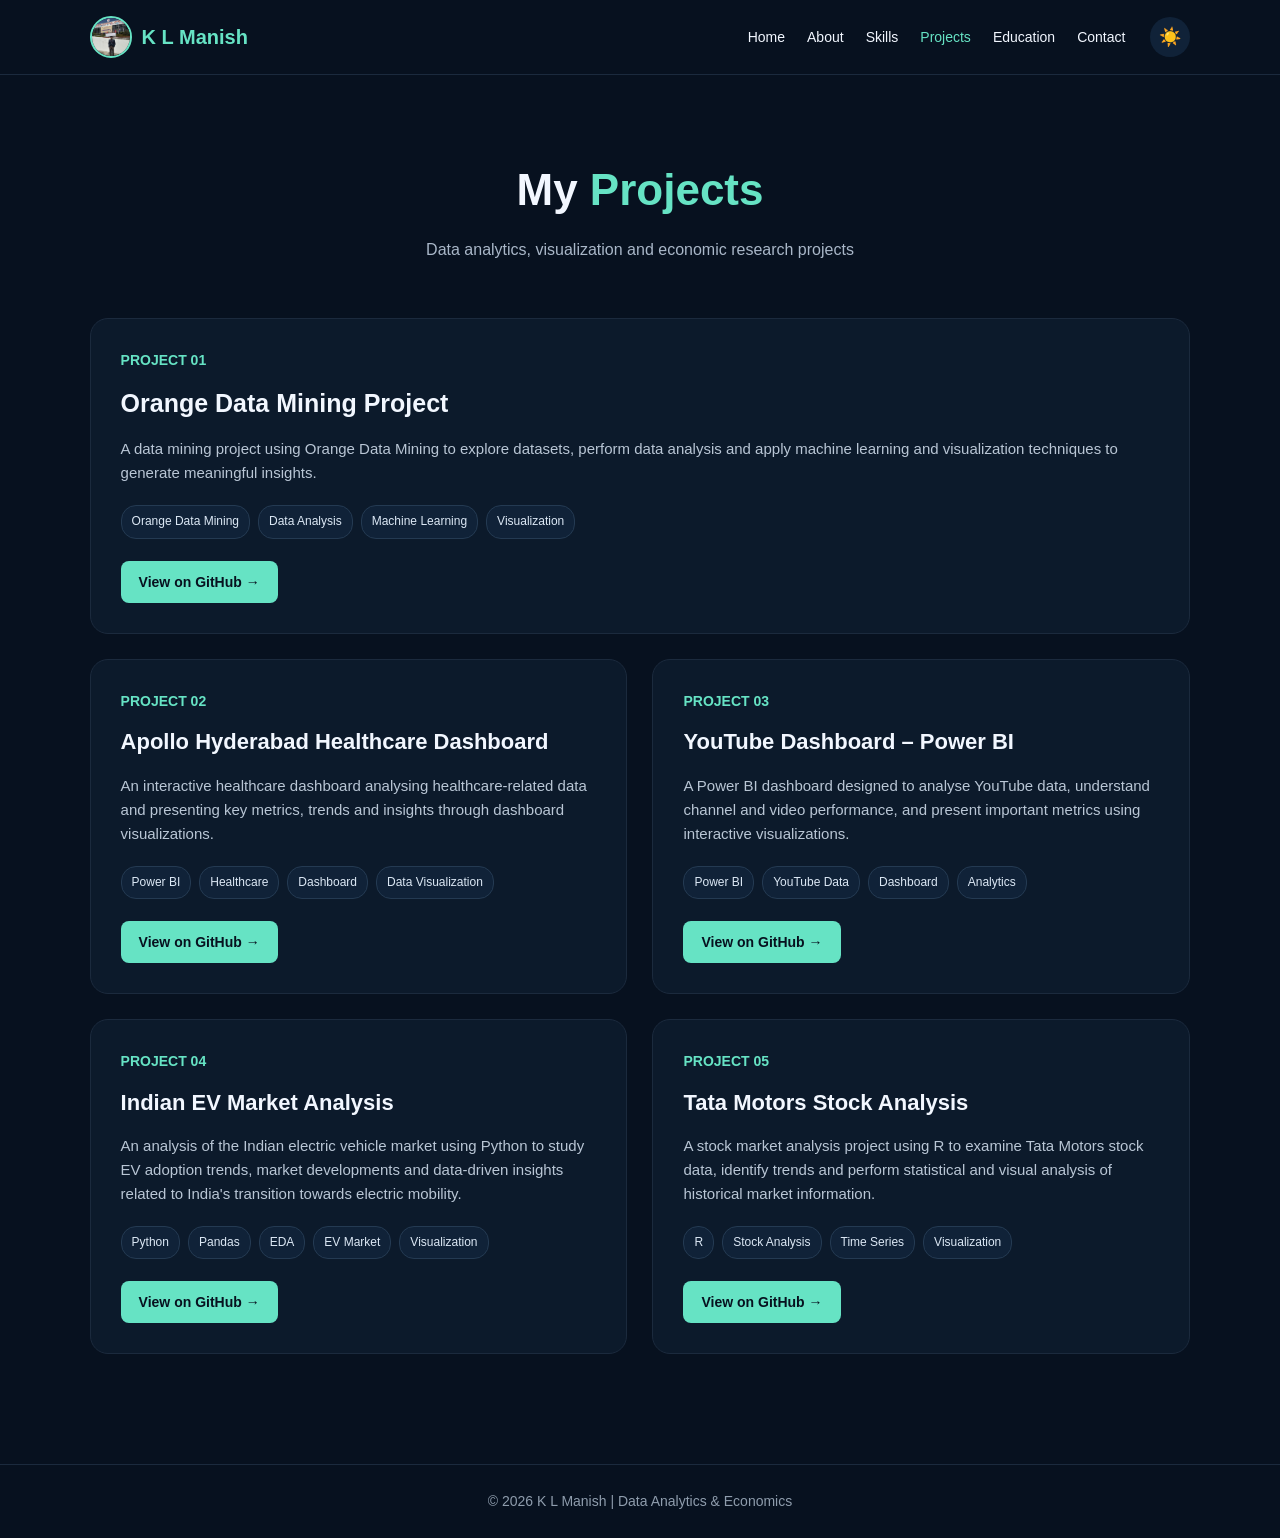
<file: projects.html>
<!DOCTYPE html>
<html lang="en">
<head>
  <meta charset="UTF-8">
  <meta name="viewport" content="width=device-width, initial-scale=1.0">

  <title>Projects | K L Manish</title>

  <style>
    * {
      margin: 0;
      padding: 0;
      box-sizing: border-box;
      font-family: Arial, Helvetica, sans-serif;
    }

    body {
      background: #07111f;
      color: #f2f7ff;
      line-height: 1.6;
      transition: 0.3s ease;
    }

    /* NAVBAR */
    nav {
      width: 100%;
      padding: 16px 7%;
      display: flex;
      justify-content: space-between;
      align-items: center;
      background: #07111f;
      border-bottom: 1px solid #1b2a3d;
      position: sticky;
      top: 0;
      z-index: 1000;
      transition: 0.3s ease;
    }

    .logo {
      display: flex;
      align-items: center;
      gap: 10px;
      font-size: 20px;
      font-weight: bold;
      color: #66e3c4;
    }

    .logo img {
      width: 42px;
      height: 42px;
      border-radius: 50%;
      object-fit: cover;
      border: 2px solid #66e3c4;
    }

    .nav-right {
      display: flex;
      align-items: center;
      gap: 25px;
    }

    .nav-links {
      display: flex;
      gap: 22px;
      align-items: center;
    }

    .nav-links a {
      text-decoration: none;
      color: #f2f7ff;
      font-size: 14px;
      transition: 0.3s;
    }

    .nav-links a:hover {
      color: #66e3c4;
    }

    .nav-links .active {
      color: #66e3c4;
    }

    /* THEME BUTTON */
    #themeToggle {
      border: none;
      background: #102238;
      color: #ffffff;
      width: 40px;
      height: 40px;
      border-radius: 50%;
      cursor: pointer;
      font-size: 18px;
      transition: 0.3s;
    }

    #themeToggle:hover {
      transform: scale(1.08);
    }

    /* MAIN */
    .container {
      width: 86%;
      max-width: 1150px;
      margin: auto;
      padding: 80px 0;
    }

    .page-title {
      text-align: center;
      margin-bottom: 55px;
    }

    .page-title h1 {
      font-size: 44px;
      margin-bottom: 12px;
    }

    .page-title span {
      color: #66e3c4;
    }

    .page-title p {
      color: #a9b7c8;
      font-size: 16px;
    }

    /* PROJECT GRID */
    .projects-grid {
      display: grid;
      grid-template-columns: repeat(2, 1fr);
      gap: 25px;
    }

    .project-card {
      background: #0c1a2b;
      border: 1px solid #1b2a3d;
      border-radius: 18px;
      padding: 30px;
      display: flex;
      flex-direction: column;
      transition: 0.3s ease;
    }

    .project-card:hover {
      transform: translateY(-7px);
      border-color: #66e3c4;
    }

    .project-number {
      color: #66e3c4;
      font-size: 14px;
      font-weight: bold;
      margin-bottom: 12px;
    }

    .project-card h2 {
      font-size: 22px;
      margin-bottom: 14px;
    }

    .project-card p {
      color: #b9c6d5;
      font-size: 15px;
      margin-bottom: 20px;
      flex-grow: 1;
    }

    /* TAGS */
    .tags {
      display: flex;
      flex-wrap: wrap;
      gap: 8px;
      margin-bottom: 22px;
    }

    .tag {
      background: #102238;
      border: 1px solid #243a52;
      color: #dce8f5;
      padding: 6px 10px;
      border-radius: 15px;
      font-size: 12px;
    }

    /* BUTTON */
    .github-btn {
      display: inline-block;
      width: fit-content;
      padding: 10px 18px;
      border-radius: 8px;
      background: #66e3c4;
      color: #07111f;
      text-decoration: none;
      font-weight: bold;
      font-size: 14px;
      transition: 0.3s ease;
    }

    .github-btn:hover {
      transform: translateY(-2px);
      opacity: 0.9;
    }

    /* FEATURED PROJECT */
    .featured {
      grid-column: span 2;
    }

    .featured h2 {
      font-size: 25px;
    }

    /* FOOTER */
    footer {
      text-align: center;
      padding: 25px;
      margin-top: 30px;
      border-top: 1px solid #1b2a3d;
      color: #8f9dad;
      font-size: 14px;
    }

    /* LIGHT MODE */
    body.light-mode {
      background: #f4f7fb;
      color: #172033;
    }

    body.light-mode nav {
      background: #ffffff;
      border-bottom: 1px solid #dfe5ec;
    }

    body.light-mode .nav-links a {
      color: #172033;
    }

    body.light-mode .nav-links a:hover,
    body.light-mode .nav-links .active {
      color: #159f82;
    }

    body.light-mode .logo {
      color: #159f82;
    }

    body.light-mode .logo img {
      border-color: #159f82;
    }

    body.light-mode #themeToggle {
      background: #e7edf3;
      color: #172033;
    }

    body.light-mode .page-title p {
      color: #657083;
    }

    body.light-mode .project-card {
      background: #ffffff;
      border-color: #dfe5ec;
    }

    body.light-mode .project-card:hover {
      border-color: #159f82;
    }

    body.light-mode .project-number {
      color: #159f82;
    }

    body.light-mode .project-card p {
      color: #536174;
    }

    body.light-mode .tag {
      background: #eef3f7;
      border-color: #d8e0e8;
      color: #344054;
    }

    body.light-mode .github-btn {
      background: #159f82;
      color: #ffffff;
    }

    body.light-mode footer {
      border-color: #dfe5ec;
      color: #657083;
    }

    /* MOBILE */
    @media (max-width: 800px) {

      nav {
        padding: 14px 5%;
      }

      .nav-right {
        gap: 12px;
      }

      .nav-links {
        gap: 10px;
      }

      .nav-links a {
        font-size: 12px;
      }

      .logo span {
        display: none;
      }

      .logo img {
        width: 38px;
        height: 38px;
      }

      .container {
        width: 90%;
        padding: 55px 0;
      }

      .page-title h1 {
        font-size: 34px;
      }

      .projects-grid {
        grid-template-columns: 1fr;
      }

      .featured {
        grid-column: span 1;
      }
    }
  </style>
</head>

<body>

  <!-- NAVBAR -->
  <nav>

    <div class="logo">
      <img src="assets/profile.jpg" alt="K L Manish">
      <span>K L Manish</span>
    </div>

    <div class="nav-right">

      <div class="nav-links">
        <a href="index.html">Home</a>
        <a href="about.html">About</a>
        <a href="skills.html">Skills</a>
        <a href="projects.html" class="active">Projects</a>
        <a href="education.html">Education</a>
        <a href="contact.html">Contact</a>
      </div>

      <button id="themeToggle" onclick="toggleTheme()">☀️</button>

    </div>

  </nav>


  <!-- MAIN -->
  <main class="container">

    <div class="page-title">
      <h1>My <span>Projects</span></h1>
      <p>Data analytics, visualization and economic research projects</p>
    </div>


    <section class="projects-grid">


      <!-- PROJECT 1 -->
      <div class="project-card featured">

        <div class="project-number">
          PROJECT 01
        </div>

        <h2>Orange Data Mining Project</h2>

        <p>
          A data mining project using Orange Data Mining to explore datasets,
          perform data analysis and apply machine learning and visualization
          techniques to generate meaningful insights.
        </p>

        <div class="tags">
          <span class="tag">Orange Data Mining</span>
          <span class="tag">Data Analysis</span>
          <span class="tag">Machine Learning</span>
          <span class="tag">Visualization</span>
        </div>

        <a
          href="https://github.com/klmanish240305/orange-data-mining-project"
          target="_blank"
          class="github-btn">
          View on GitHub →
        </a>

      </div>


      <!-- PROJECT 2 -->
      <div class="project-card">

        <div class="project-number">
          PROJECT 02
        </div>

        <h2>Apollo Hyderabad Healthcare Dashboard</h2>

        <p>
          An interactive healthcare dashboard analysing healthcare-related
          data and presenting key metrics, trends and insights through
          dashboard visualizations.
        </p>

        <div class="tags">
          <span class="tag">Power BI</span>
          <span class="tag">Healthcare</span>
          <span class="tag">Dashboard</span>
          <span class="tag">Data Visualization</span>
        </div>

        <a
          href="https://github.com/klmanish240305/apollo-Hyderabad-healthcare-dashboard"
          target="_blank"
          class="github-btn">
          View on GitHub →
        </a>

      </div>


      <!-- PROJECT 3 -->
      <div class="project-card">

        <div class="project-number">
          PROJECT 03
        </div>

        <h2>YouTube Dashboard – Power BI</h2>

        <p>
          A Power BI dashboard designed to analyse YouTube data, understand
          channel and video performance, and present important metrics using
          interactive visualizations.
        </p>

        <div class="tags">
          <span class="tag">Power BI</span>
          <span class="tag">YouTube Data</span>
          <span class="tag">Dashboard</span>
          <span class="tag">Analytics</span>
        </div>

        <a
          href="https://github.com/klmanish240305/youtube-dashboard-powerbi"
          target="_blank"
          class="github-btn">
          View on GitHub →
        </a>

      </div>


      <!-- PROJECT 4 -->
      <div class="project-card">

        <div class="project-number">
          PROJECT 04
        </div>

        <h2>Indian EV Market Analysis</h2>

        <p>
          An analysis of the Indian electric vehicle market using Python to
          study EV adoption trends, market developments and data-driven
          insights related to India's transition towards electric mobility.
        </p>

        <div class="tags">
          <span class="tag">Python</span>
          <span class="tag">Pandas</span>
          <span class="tag">EDA</span>
          <span class="tag">EV Market</span>
          <span class="tag">Visualization</span>
        </div>

        <a
          href="https://github.com/klmanish240305/indian-ev-market-analysis-python"
          target="_blank"
          class="github-btn">
          View on GitHub →
        </a>

      </div>


      <!-- PROJECT 5 -->
      <div class="project-card">

        <div class="project-number">
          PROJECT 05
        </div>

        <h2>Tata Motors Stock Analysis</h2>

        <p>
          A stock market analysis project using R to examine Tata Motors stock
          data, identify trends and perform statistical and visual analysis
          of historical market information.
        </p>

        <div class="tags">
          <span class="tag">R</span>
          <span class="tag">Stock Analysis</span>
          <span class="tag">Time Series</span>
          <span class="tag">Visualization</span>
        </div>

        <a
          href="https://github.com/klmanish240305/tata-motors-stock-analysis-r"
          target="_blank"
          class="github-btn">
          View on GitHub →
        </a>

      </div>

    </section>

  </main>


  <!-- FOOTER -->
  <footer>
    © 2026 K L Manish | Data Analytics & Economics
  </footer>


  <!-- THEME SCRIPT -->
  <script>

    const themeToggle = document.getElementById("themeToggle");

    function applyTheme(theme) {

      if (theme === "light") {

        document.body.classList.add("light-mode");

        themeToggle.textContent = "🌙";

      } else {

        document.body.classList.remove("light-mode");

        themeToggle.textContent = "☀️";

      }

    }


    function toggleTheme() {

      const currentTheme =
        localStorage.getItem("theme") || "dark";

      const newTheme =
        currentTheme === "dark" ? "light" : "dark";

      localStorage.setItem("theme", newTheme);

      applyTheme(newTheme);

    }


    const savedTheme =
      localStorage.getItem("theme") || "dark";

    applyTheme(savedTheme);

  </script>

</body>
</html>
</file>
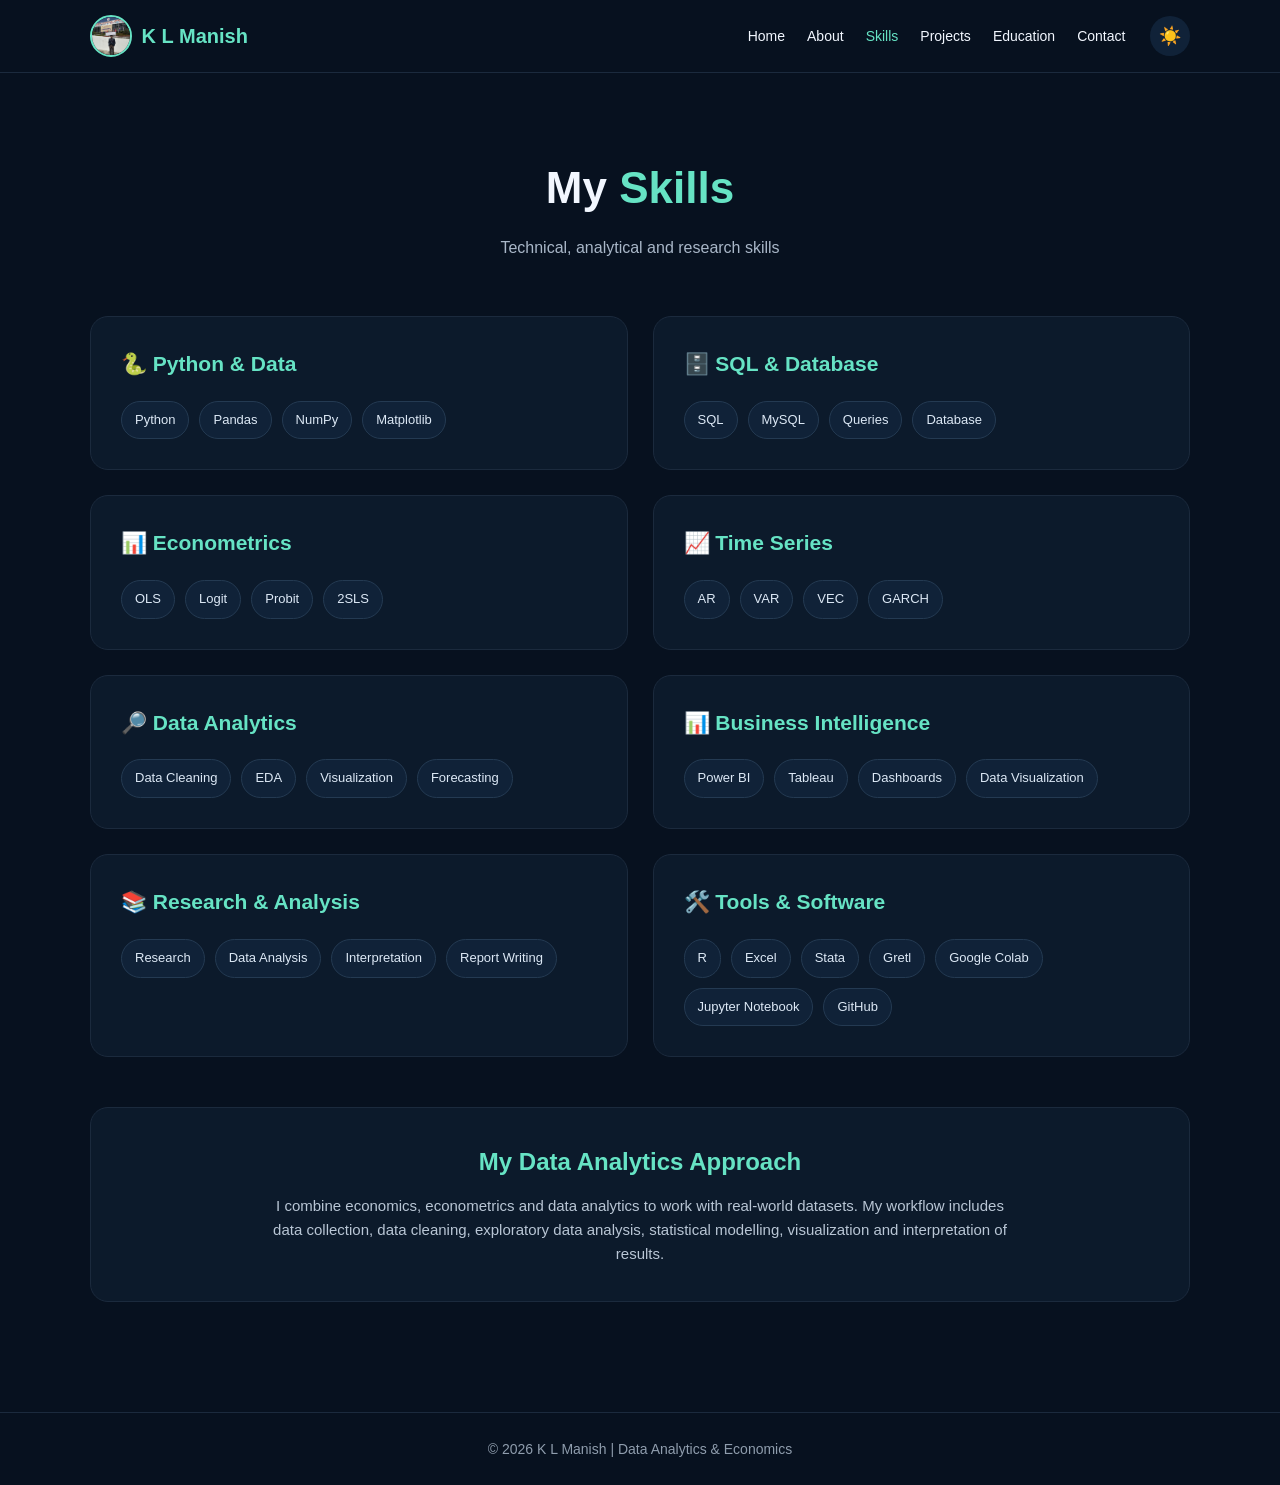
<file: skills.html>
<!DOCTYPE html>
<html lang="en">
<head>
  <meta charset="UTF-8">
  <meta name="viewport" content="width=device-width, initial-scale=1.0">

  <title>Skills | K L Manish</title>

  <style>
    * {
      margin: 0;
      padding: 0;
      box-sizing: border-box;
      font-family: Arial, Helvetica, sans-serif;
    }

    body {
      background: #07111f;
      color: #f2f7ff;
      line-height: 1.6;
      transition: 0.3s ease;
    }

    /* NAVBAR */
    nav {
      width: 100%;
      padding: 15px 7%;
      display: flex;
      justify-content: space-between;
      align-items: center;
      background: #07111f;
      border-bottom: 1px solid #1b2a3d;
      position: sticky;
      top: 0;
      z-index: 1000;
    }

    .logo {
      display: flex;
      align-items: center;
      gap: 10px;
      font-size: 20px;
      font-weight: bold;
      color: #66e3c4;
    }

    .logo img {
      width: 42px;
      height: 42px;
      border-radius: 50%;
      object-fit: cover;
      border: 2px solid #66e3c4;
    }

    .nav-right {
      display: flex;
      align-items: center;
      gap: 25px;
    }

    .nav-links {
      display: flex;
      gap: 22px;
      align-items: center;
    }

    .nav-links a {
      text-decoration: none;
      color: #f2f7ff;
      font-size: 14px;
      transition: 0.3s;
    }

    .nav-links a:hover {
      color: #66e3c4;
    }

    .nav-links .active {
      color: #66e3c4;
    }

    /* THEME BUTTON */
    #themeToggle {
      border: none;
      background: #102238;
      color: white;
      width: 40px;
      height: 40px;
      border-radius: 50%;
      cursor: pointer;
      font-size: 18px;
    }

    /* MAIN */
    .container {
      width: 86%;
      max-width: 1100px;
      margin: auto;
      padding: 80px 0;
    }

    .page-title {
      text-align: center;
      margin-bottom: 55px;
    }

    .page-title h1 {
      font-size: 44px;
      margin-bottom: 12px;
    }

    .page-title span {
      color: #66e3c4;
    }

    .page-title p {
      color: #a9b7c8;
      font-size: 16px;
    }

    /* SKILLS */
    .skills-grid {
      display: grid;
      grid-template-columns: repeat(2, 1fr);
      gap: 25px;
    }

    .skill-card {
      background: #0c1a2b;
      border: 1px solid #1b2a3d;
      border-radius: 18px;
      padding: 30px;
      transition: 0.3s ease;
    }

    .skill-card:hover {
      transform: translateY(-6px);
      border-color: #66e3c4;
    }

    .skill-card h2 {
      color: #66e3c4;
      font-size: 21px;
      margin-bottom: 20px;
    }

    .skill-list {
      display: flex;
      flex-wrap: wrap;
      gap: 10px;
    }

    .skill {
      background: #102238;
      border: 1px solid #243a52;
      color: #dce8f5;
      padding: 8px 13px;
      border-radius: 20px;
      font-size: 13px;
    }

    .skill:hover {
      border-color: #66e3c4;
      color: #66e3c4;
    }

    /* HIGHLIGHT */
    .highlight {
      margin-top: 50px;
      background: #0c1a2b;
      border: 1px solid #1b2a3d;
      border-radius: 18px;
      padding: 35px;
      text-align: center;
    }

    .highlight h2 {
      color: #66e3c4;
      margin-bottom: 12px;
    }

    .highlight p {
      color: #b9c6d5;
      max-width: 750px;
      margin: auto;
      font-size: 15px;
    }

    /* FOOTER */
    footer {
      text-align: center;
      padding: 25px;
      margin-top: 30px;
      border-top: 1px solid #1b2a3d;
      color: #8f9dad;
      font-size: 14px;
    }

    /* LIGHT MODE */
    body.light-mode {
      background: #f4f7fb;
      color: #172033;
    }

    body.light-mode nav {
      background: #ffffff;
      border-color: #dfe5ec;
    }

    body.light-mode .nav-links a {
      color: #172033;
    }

    body.light-mode .nav-links a:hover,
    body.light-mode .nav-links .active {
      color: #159f82;
    }

    body.light-mode .logo {
      color: #159f82;
    }

    body.light-mode .logo img {
      border-color: #159f82;
    }

    body.light-mode #themeToggle {
      background: #e7edf3;
      color: #172033;
    }

    body.light-mode .page-title p {
      color: #657083;
    }

    body.light-mode .skill-card,
    body.light-mode .highlight {
      background: #ffffff;
      border-color: #dfe5ec;
    }

    body.light-mode .skill-card:hover {
      border-color: #159f82;
    }

    body.light-mode .skill-card h2,
    body.light-mode .highlight h2 {
      color: #159f82;
    }

    body.light-mode .skill {
      background: #eef3f7;
      border-color: #d8e0e8;
      color: #344054;
    }

    body.light-mode .skill:hover {
      border-color: #159f82;
      color: #159f82;
    }

    body.light-mode .highlight p {
      color: #536174;
    }

    body.light-mode footer {
      border-color: #dfe5ec;
      color: #657083;
    }

    /* MOBILE */
    @media (max-width: 850px) {

      nav {
        padding: 14px 5%;
      }

      .nav-right {
        gap: 12px;
      }

      .nav-links {
        gap: 9px;
      }

      .nav-links a {
        font-size: 11px;
      }

      .logo span {
        display: none;
      }

      .logo img {
        width: 38px;
        height: 38px;
      }

      .container {
        width: 90%;
        padding: 55px 0;
      }

      .page-title h1 {
        font-size: 34px;
      }

      .skills-grid {
        grid-template-columns: 1fr;
      }
    }
  </style>
</head>

<body>

  <!-- NAVBAR -->
  <nav>

    <div class="logo">
      <img src="assets/profile.jpg" alt="K L Manish">
      <span>K L Manish</span>
    </div>

    <div class="nav-right">

      <div class="nav-links">
        <a href="index.html">Home</a>
        <a href="about.html">About</a>
        <a href="skills.html" class="active">Skills</a>
        <a href="projects.html">Projects</a>
        <a href="education.html">Education</a>
        <a href="contact.html">Contact</a>
      </div>

      <button id="themeToggle" onclick="toggleTheme()">☀️</button>

    </div>

  </nav>


  <!-- MAIN -->
  <main class="container">

    <div class="page-title">

      <h1>My <span>Skills</span></h1>

      <p>
        Technical, analytical and research skills
      </p>

    </div>


    <section class="skills-grid">


      <!-- PYTHON -->
      <div class="skill-card">

        <h2>🐍 Python & Data</h2>

        <div class="skill-list">

          <span class="skill">Python</span>
          <span class="skill">Pandas</span>
          <span class="skill">NumPy</span>
          <span class="skill">Matplotlib</span>

        </div>

      </div>


      <!-- SQL -->
      <div class="skill-card">

        <h2>🗄️ SQL & Database</h2>

        <div class="skill-list">

          <span class="skill">SQL</span>
          <span class="skill">MySQL</span>
          <span class="skill">Queries</span>
          <span class="skill">Database</span>

        </div>

      </div>


      <!-- ECONOMETRICS -->
      <div class="skill-card">

        <h2>📊 Econometrics</h2>

        <div class="skill-list">

          <span class="skill">OLS</span>
          <span class="skill">Logit</span>
          <span class="skill">Probit</span>
          <span class="skill">2SLS</span>

        </div>

      </div>


      <!-- TIME SERIES -->
      <div class="skill-card">

        <h2>📈 Time Series</h2>

        <div class="skill-list">

          <span class="skill">AR</span>
          <span class="skill">VAR</span>
          <span class="skill">VEC</span>
          <span class="skill">GARCH</span>

        </div>

      </div>


      <!-- DATA ANALYTICS -->
      <div class="skill-card">

        <h2>🔎 Data Analytics</h2>

        <div class="skill-list">

          <span class="skill">Data Cleaning</span>
          <span class="skill">EDA</span>
          <span class="skill">Visualization</span>
          <span class="skill">Forecasting</span>

        </div>

      </div>


      <!-- BUSINESS INTELLIGENCE -->
      <div class="skill-card">

        <h2>📊 Business Intelligence</h2>

        <div class="skill-list">

          <span class="skill">Power BI</span>
          <span class="skill">Tableau</span>
          <span class="skill">Dashboards</span>
          <span class="skill">Data Visualization</span>

        </div>

      </div>


      <!-- RESEARCH -->
      <div class="skill-card">

        <h2>📚 Research & Analysis</h2>

        <div class="skill-list">

          <span class="skill">Research</span>
          <span class="skill">Data Analysis</span>
          <span class="skill">Interpretation</span>
          <span class="skill">Report Writing</span>

        </div>

      </div>


      <!-- TOOLS -->
      <div class="skill-card">

        <h2>🛠️ Tools & Software</h2>

        <div class="skill-list">

          <span class="skill">R</span>
          <span class="skill">Excel</span>
          <span class="skill">Stata</span>
          <span class="skill">Gretl</span>
          <span class="skill">Google Colab</span>
          <span class="skill">Jupyter Notebook</span>
          <span class="skill">GitHub</span>

        </div>

      </div>

    </section>


    <!-- HIGHLIGHT -->
    <section class="highlight">

      <h2>My Data Analytics Approach</h2>

      <p>
        I combine economics, econometrics and data analytics to work with
        real-world datasets. My workflow includes data collection, data
        cleaning, exploratory data analysis, statistical modelling,
        visualization and interpretation of results.
      </p>

    </section>

  </main>


  <!-- FOOTER -->
  <footer>
    © 2026 K L Manish | Data Analytics & Economics
  </footer>


  <!-- THEME SCRIPT -->
  <script>

    const themeToggle = document.getElementById("themeToggle");

    function applyTheme(theme) {

      if (theme === "light") {

        document.body.classList.add("light-mode");

        themeToggle.textContent = "🌙";

      } else {

        document.body.classList.remove("light-mode");

        themeToggle.textContent = "☀️";

      }

    }


    function toggleTheme() {

      const currentTheme =
        localStorage.getItem("theme") || "dark";

      const newTheme =
        currentTheme === "dark" ? "light" : "dark";

      localStorage.setItem("theme", newTheme);

      applyTheme(newTheme);

    }


    const savedTheme =
      localStorage.getItem("theme") || "dark";

    applyTheme(savedTheme);

  </script>

</body>
</html>
</file>
